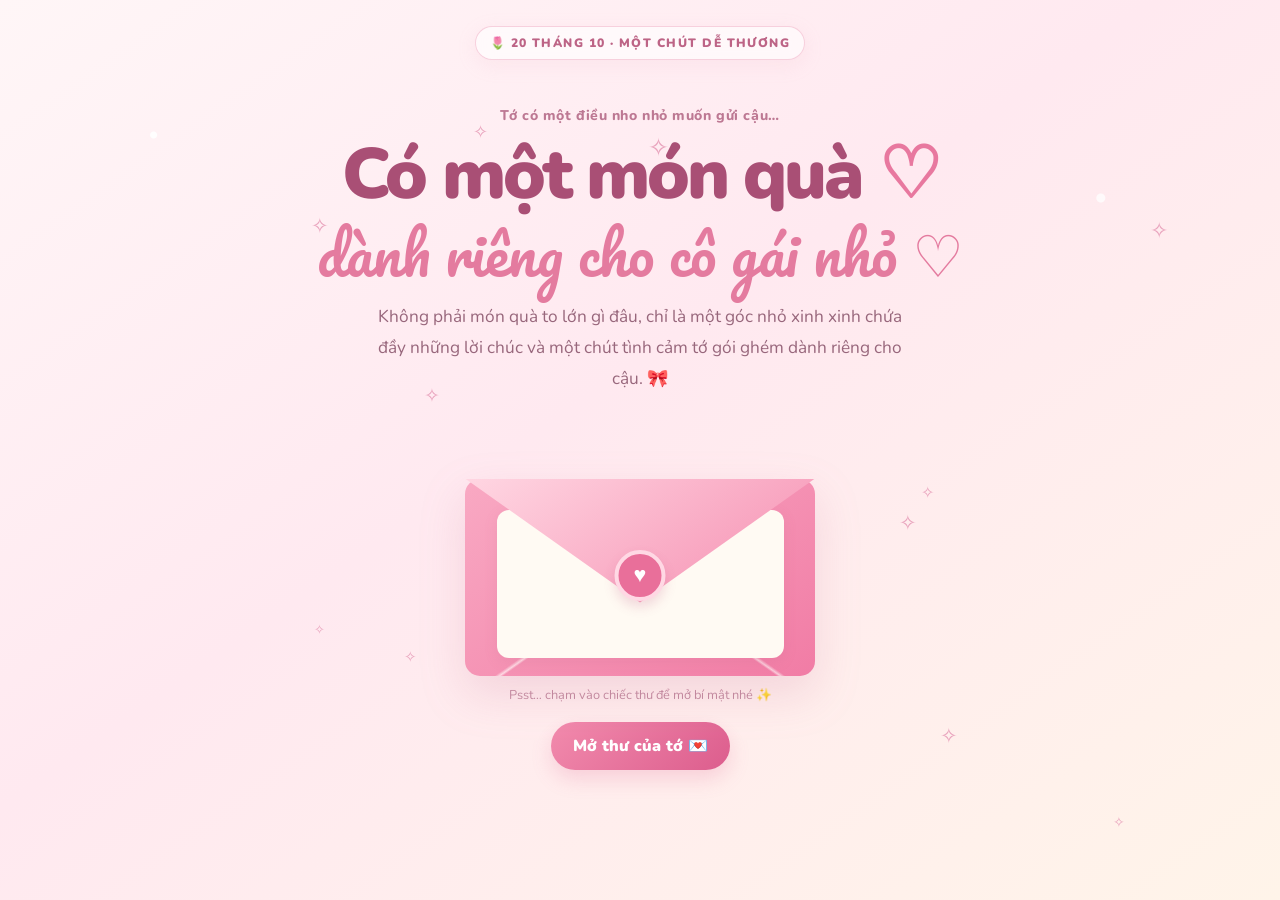
<file: index.html>
<!DOCTYPE html>
<html lang="vi">
<head>
  <meta charset="UTF-8" />
  <meta name="viewport" content="width=device-width, initial-scale=1.0" />
  <meta name="theme-color" content="#fff1f5" />
  <meta name="description" content="Một món quà nhỏ xinh dành riêng cho ngày 20/10." />
  <title>Một món quà nhỏ dành cho cậu ♡</title>
  <link rel="preconnect" href="https://fonts.googleapis.com">
  <link rel="preconnect" href="https://fonts.gstatic.com" crossorigin>
  <link href="https://fonts.googleapis.com/css2?family=Nunito:wght@400;500;600;700;800;900&family=Pacifico&display=swap" rel="stylesheet">
  <link rel="stylesheet" href="assets/css/style.css" />
</head>
<body>
  <div class="decor-layer" id="decorLayer" aria-hidden="true"></div>

  <main class="page">
    <div class="topline"><span class="pill">🌷 20 THÁNG 10 · MỘT CHÚT DỄ THƯƠNG</span></div>

    <section id="welcomeScreen" class="screen active" aria-labelledby="mainTitle">
      <header class="hero">
        <p class="eyebrow">Tớ có một điều nho nhỏ muốn gửi cậu…</p>
        <h1 id="mainTitle">Có một món quà <span class="tiny-heart">♡</span><span class="script" id="heroName">dành riêng cho cậu</span></h1>
        <p class="hero-copy">Không phải món quà to lớn gì đâu, chỉ là một góc nhỏ xinh xinh chứa đầy những lời chúc và một chút tình cảm tớ gói ghém dành riêng cho cậu. 🎀</p>
      </header>

      <div class="envelope-wrap">
        <button class="envelope-button" id="envelopeButton" aria-label="Mở phong bì">
          <span class="envelope-base"></span>
          <span class="envelope-letter">Gửi cậu, bằng tất cả sự dịu dàng ♡</span>
          <span class="envelope-flap"></span>
          <span class="envelope-seal">♥</span>
        </button>
      </div>
      <p class="tap-note">Psst… chạm vào chiếc thư để mở bí mật nhé ✨</p>
      <div class="center-actions"><button class="primary-btn" id="openLetterButton">Mở thư của tớ 💌</button></div>
    </section>

    <section id="letterScreen" class="screen" aria-labelledby="letterTitle">
      <article class="letter-card">
        <header class="letter-top">
          <div class="mini-label">♡ Một bức thư nhỏ xíu ♡</div>
          <h2 id="letterTitle">Gửi cậu, cô gái đặc biệt</h2>
        </header>
        <div class="letter-body" id="letterBody">
          <p>Hé lô cô gái nhỏ! 🌷</p>
          <p>Nhân ngày 20/10, tớ chúc cậu lúc nào cũng vui vẻ, xinh xắn theo cách riêng của mình và luôn được yêu thương thật nhiều. Mong những điều dịu dàng nhất sẽ tìm đến cậu, kể cả trong những ngày cậu cảm thấy mệt mỏi nhất.</p>
          <p>Mong cậu luôn có đủ dũng khí để làm điều mình thích, đủ bình yên để ngủ ngon mỗi tối và có thật nhiều lý do để cười. Nếu hôm nay chưa ai nói với cậu điều này, thì để tớ nói nhé: <strong>cậu rất đáng quý và xứng đáng với những điều tốt đẹp.</strong> 💗</p>
          <p>Cảm ơn cậu vì đã xuất hiện và khiến thế giới của ai đó trở nên dễ thương hơn một chút. Chúc nàng thơ của hôm nay có một ngày 20/10 ngọt ngào như kẹo bông, ấm áp như nắng sớm và lấp lánh như những vì sao.</p>
          <p>À, đọc đến đây thì nhớ cười một cái nha. Cười lên trông cậu đáng yêu lắm đó! 🐰</p>
        </div>
        <div class="signature" id="signature">Từ một người muốn cậu luôn vui ♡</div>
      </article>

      <section aria-labelledby="memoriesTitle">
        <div class="section-heading">
          <div class="kicker">little things, lots of love</div>
          <h2 id="memoriesTitle">Một chiếc góc nhỏ xinh 🌸</h2>
          <p>Gửi cậu một chút hoa, một chút mềm mại và một lời nhắc rằng hôm nay cậu chính là nhân vật chính.</p>
        </div>
        <div class="memory-grid" id="memoryGrid" aria-live="polite"></div>
      </section>

      <section class="gift-panel">
        <span class="gift-emoji" aria-hidden="true">🎁</span>
        <h3>Ơ khoan, vẫn còn một món quà!</h3>
        <p>Tớ giấu một lời chúc cuối ở bên trong chiếc hộp này. Mở ra xem nha, nhưng phải hứa là sẽ cười đó! 🎀</p>
        <button class="primary-btn" id="openGiftButton">Mở món quà bí mật ✨</button>
      </section>
      <div class="center-actions"><button class="secondary-btn" id="backButton">↶ Đọc lại từ đầu</button></div>
      <footer class="footer-note"><span class="big-heart">♡</span>Được làm bằng một chút HTML, một chút phép màu và rất nhiều sự dễ thương.<br>Chúc cậu một ngày 20/10 thật là vui! 🌷</footer>
      <a class="photo-editor-footer" href="photos.html">Chỉnh ảnh ♡</a>
    </section>
  </main>

  <div class="modal gift-modal" id="giftModal" role="dialog" aria-modal="true" aria-labelledby="giftTitle" aria-hidden="true">
    <div class="modal-card gift-modal-card">
      <button class="close-modal" id="closeGiftButton" aria-label="Đóng món quà">×</button>
      <div class="gift-eyebrow">MỘT BÓ HOA DÀNH RIÊNG CHO CẬU ✿</div>
      <div class="bouquet-scene" id="bouquetScene" aria-label="Bó hoa và những bức ảnh dễ thương">
        <img class="bouquet-art" src="assets/images/bouquet-wrap.png" alt="Bó hoa hồng phấn nhiều lớp cánh, lá xanh và giấy gói satin thắt nơ" />
        <span class="bouquet-glint" aria-hidden="true"></span>
        <div class="bouquet-photo-fan" id="bouquetPhotoFan" aria-label="Những bức ảnh của cô gái nhỏ"></div>
        <img class="bouquet-paper-front" src="assets/images/bouquet-paper-front.png" alt="" aria-hidden="true" />
        <span class="bouquet-petal petal-a" aria-hidden="true">🌸</span>
        <span class="bouquet-petal petal-b" aria-hidden="true">🌸</span>
        <span class="bouquet-petal petal-c" aria-hidden="true">🌸</span>
        <span class="bouquet-petal petal-d" aria-hidden="true">🌸</span>
        <span class="bouquet-petal petal-e" aria-hidden="true">🌸</span>
        <span class="scene-sparkle sparkle-one" aria-hidden="true">✨</span>
        <span class="scene-sparkle sparkle-two" aria-hidden="true">✨</span>
        <span class="scene-sparkle sparkle-three" aria-hidden="true">✨</span>
      </div>
      <div class="gift-copy" id="giftCopy">
        <h2 id="giftTitle">Chúc mừng ngày của cậu!</h2>
        <p id="giftMessage">Chúc cô gái nhỏ luôn được nâng niu, luôn gặp người tử tế, luôn có đủ bình yên trong lòng và có thật nhiều ngày hạnh phúc. Mong nụ cười của cậu sẽ ở lại thật lâu. Cậu xứng đáng với mọi điều dịu dàng nhất trên thế giới này. 💖</p>
        <button class="primary-btn" id="finalButton">Cất lời chúc này vào tim ♡</button>
      </div>
    </div>
  </div>

  <script src="assets/js/script.js" defer></script>
</body>
</html>
</file>
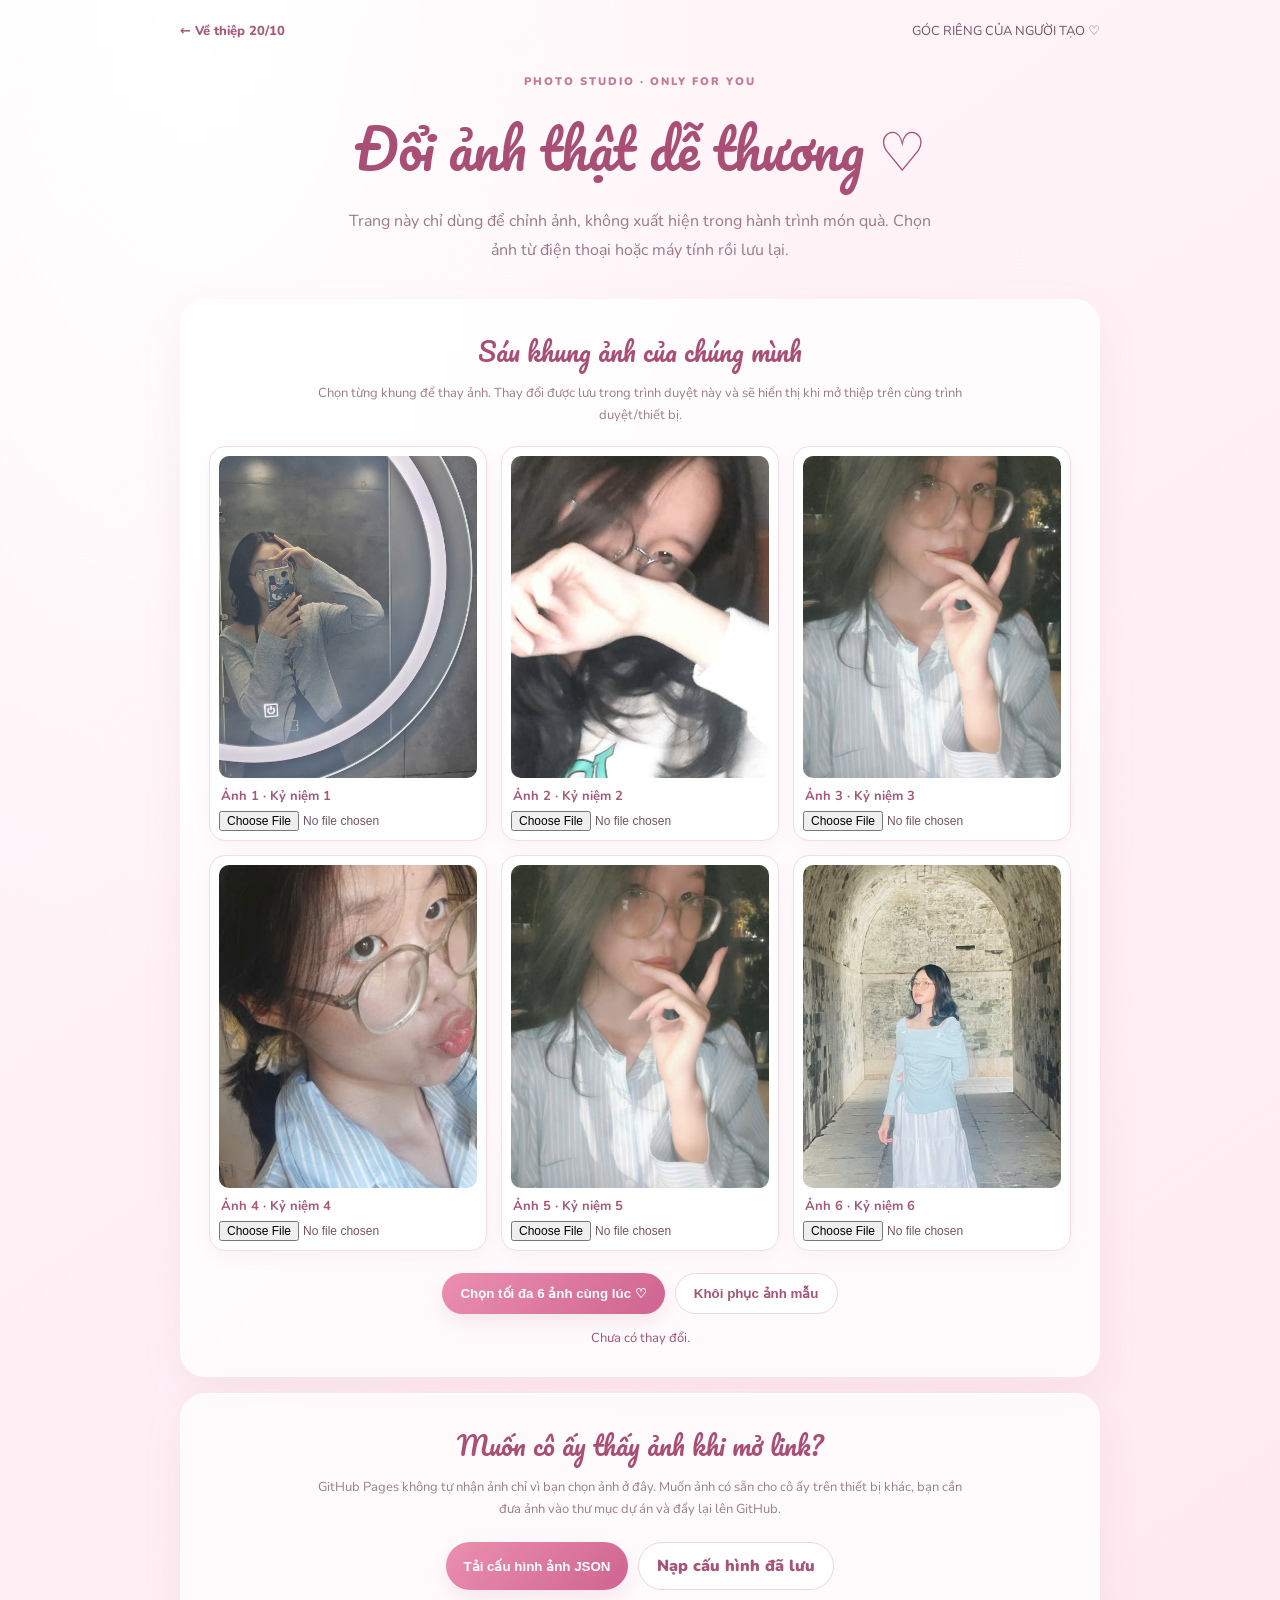
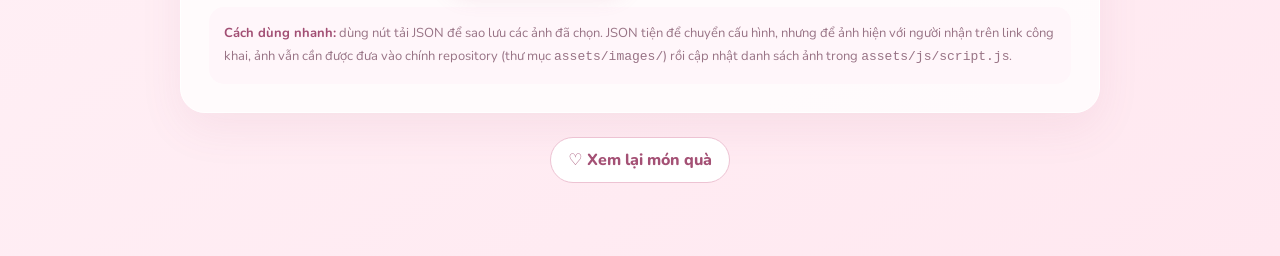
<file: photos.html>
<!doctype html>
<html lang="vi"><head><meta charset="utf-8"><meta name="viewport" content="width=device-width,initial-scale=1"><meta name="theme-color" content="#fff0f6"><title>Góc chỉnh ảnh riêng ♡</title><link rel="preconnect" href="https://fonts.googleapis.com"><link href="https://fonts.googleapis.com/css2?family=Nunito:wght@400;600;700;800;900&family=Pacifico&display=swap" rel="stylesheet"><style>
:root{--pink:#d86e98;--deep:#a94f75;--ink:#765365;--line:#f2d4e0}*{box-sizing:border-box}body{margin:0;background:radial-gradient(ellipse at 15% 0%,#fff 0,transparent 38%),linear-gradient(145deg,#fff8fb,#ffe8f0);font-family:Nunito,system-ui,sans-serif;color:var(--ink)}.wrap{width:min(100% - 28px,920px);margin:auto;padding:22px 0 50px}.nav{display:flex;justify-content:space-between;align-items:center;gap:10px;font-size:13px}.link{color:#a65b7a;text-decoration:none;font-weight:800}.hero{text-align:center;padding:34px 0 18px}.eyebrow{letter-spacing:.18em;font-size:11px;font-weight:900;color:#c57a97}.hero h1{font:clamp(34px,7vw,54px) Pacifico,cursive;color:var(--deep);margin:12px 0}.hero p{max-width:600px;margin:auto;line-height:1.8;color:#9b7888}.panel{background:#ffffffc9;border:1px solid white;border-radius:25px;padding:clamp(15px,4vw,28px);box-shadow:0 16px 44px #a84d7114;margin:16px 0}.panel h2{font:26px Pacifico,cursive;color:var(--deep);text-align:center;margin:0 0 8px}.help{text-align:center;font-size:13px;line-height:1.7;color:#9c7c8a;margin:0 auto 20px;max-width:650px}.grid{display:grid;grid-template-columns:repeat(3,minmax(0,1fr));gap:14px}.slot{min-width:0;background:#fff;border:1px solid #f7dce6;border-radius:16px;padding:9px;box-shadow:0 7px 18px #a84d710d}.slot img{display:block;width:100%;aspect-ratio:4/5;object-fit:cover;border-radius:10px;background:#fff0f5}.slot h3{font-size:13px;margin:9px 2px 6px;color:#a65778}.slot input{display:block;width:100%;font-size:12px}.actions{display:flex;justify-content:center;gap:10px;flex-wrap:wrap;margin-top:22px}.btn{border:0;border-radius:999px;padding:12px 18px;background:linear-gradient(135deg,#eb8fb0,#cf6490);color:#fff;font-weight:900;cursor:pointer;box-shadow:0 8px 20px #cb6a9025}.btn.alt{background:#fff;color:#a75478;border:1px solid var(--line);box-shadow:none}.status{text-align:center;font-size:13px;min-height:1.5em;color:#a35177;margin:15px 0 0}.tip{background:#fff6fa;border-radius:15px;padding:15px;line-height:1.75;font-size:13px;color:#987385;margin-top:17px}.tip strong{color:#a14e73}.back{text-align:center;margin:24px}.back a{display:inline-block;border-radius:999px;border:1px solid #edc3d3;background:#fff;padding:11px 17px;color:#a45175;text-decoration:none;font-weight:800}.hidden{display:none}@media(max-width:620px){.grid{grid-template-columns:repeat(2,minmax(0,1fr));gap:9px}.slot{padding:7px}.hero{padding-top:24px}.panel{border-radius:20px}.actions{display:grid;grid-template-columns:1fr}.btn{width:100%}}@media(prefers-reduced-motion:reduce){*{scroll-behavior:auto!important}}
</style></head><body><main class="wrap"><nav class="nav"><a class="link" href="index.html">← Về thiệp 20/10</a><span>GÓC RIÊNG CỦA NGƯỜI TẠO ♡</span></nav><header class="hero"><div class="eyebrow">PHOTO STUDIO · ONLY FOR YOU</div><h1>Đổi ảnh thật dễ thương ♡</h1><p>Trang này chỉ dùng để chỉnh ảnh, không xuất hiện trong hành trình món quà. Chọn ảnh từ điện thoại hoặc máy tính rồi lưu lại.</p></header><section class="panel"><h2>Sáu khung ảnh của chúng mình</h2><p class="help">Chọn từng khung để thay ảnh. Thay đổi được lưu trong trình duyệt này và sẽ hiển thị khi mở thiệp trên cùng trình duyệt/thiết bị.</p><div class="grid" id="grid"></div><div class="actions"><button class="btn" id="chooseAll">Chọn tối đa 6 ảnh cùng lúc ♡</button><button class="btn alt" id="reset">Khôi phục ảnh mẫu</button><input id="all" type="file" accept="image/*" multiple class="hidden"></div><p class="status" id="status" aria-live="polite">Chưa có thay đổi.</p></section><section class="panel"><h2>Muốn cô ấy thấy ảnh khi mở link?</h2><p class="help">GitHub Pages không tự nhận ảnh chỉ vì bạn chọn ảnh ở đây. Muốn ảnh có sẵn cho cô ấy trên thiết bị khác, bạn cần đưa ảnh vào thư mục dự án và đẩy lại lên GitHub.</p><div class="actions"><button class="btn" id="export">Tải cấu hình ảnh JSON</button><label class="btn alt" for="import">Nạp cấu hình đã lưu</label><input id="import" type="file" accept="application/json,.json" class="hidden"></div><div class="tip"><strong>Cách dùng nhanh:</strong> dùng nút tải JSON để sao lưu các ảnh đã chọn. JSON tiện để chuyển cấu hình, nhưng để ảnh hiện với người nhận trên link công khai, ảnh vẫn cần được đưa vào chính repository (thư mục <code>assets/images/</code>) rồi cập nhật danh sách ảnh trong <code>assets/js/script.js</code>.</div></section><div class="back"><a href="index.html">♡ Xem lại món quà</a></div></main><script>
const KEY='cute20Photos-v2';const DEFAULT=[{src:'assets/images/anh1.jpg',alt:'\u1EA2nh k\u1EF7 ni\u1EC7m 1',title:'K\u1EF7 ni\u1EC7m 1',caption:'M\u1ED9t kho\u1EA3nh kh\u1EAFc d\u1EC5 th\u01B0\u01A1ng \u2661'},{src:'assets/images/anh2.jpg',alt:'\u1EA2nh k\u1EF7 ni\u1EC7m 2',title:'K\u1EF7 ni\u1EC7m 2',caption:'M\u1ED9t kho\u1EA3nh kh\u1EAFc d\u1EC5 th\u01B0\u01A1ng \u2661'},{src:'assets/images/anh3.jpg',alt:'\u1EA2nh k\u1EF7 ni\u1EC7m 3',title:'K\u1EF7 ni\u1EC7m 3',caption:'M\u1ED9t kho\u1EA3nh kh\u1EAFc d\u1EC5 th\u01B0\u01A1ng \u2661'},{src:'assets/images/anh5.jpg',alt:'\u1EA2nh k\u1EF7 ni\u1EC7m 4',title:'K\u1EF7 ni\u1EC7m 4',caption:'M\u1ED9t kho\u1EA3nh kh\u1EAFc d\u1EC5 th\u01B0\u01A1ng \u2661'},{src:'assets/images/anh7.jpg',alt:'\u1EA2nh k\u1EF7 ni\u1EC7m 5',title:'K\u1EF7 ni\u1EC7m 5',caption:'M\u1ED9t kho\u1EA3nh kh\u1EAFc d\u1EC5 th\u01B0\u01A1ng \u2661'},{src:'assets/images/anh8.jpg',alt:'\u1EA2nh k\u1EF7 ni\u1EC7m 6',title:'K\u1EF7 ni\u1EC7m 6',caption:'M\u1ED9t kho\u1EA3nh kh\u1EAFc d\u1EC5 th\u01B0\u01A1ng \u2661'}];let photos=(()=>{try{const p=JSON.parse(localStorage.getItem(KEY)||'null');return Array.isArray(p)&&p.length?p:DEFAULT.map(x=>({...x}))}catch{return DEFAULT.map(x=>({...x}))}})();const $=id=>document.getElementById(id);function save(){try{localStorage.setItem(KEY,JSON.stringify(photos));$('status').textContent='Đã lưu! Mở index.html trên cùng trình duyệt để xem ảnh mới. ♡'}catch{$('status').textContent='Ảnh quá lớn để lưu vào trình duyệt. Hãy chọn ảnh nhỏ hơn hoặc tải JSON để sao lưu.'}}function render(){$('grid').innerHTML='';photos.forEach((p,i)=>{const card=document.createElement('article');card.className='slot';const img=document.createElement('img');img.src=p.src;img.alt=p.alt||p.title||`Ảnh ${i+1}`;const title=document.createElement('h3');title.textContent=`Ảnh ${i+1} · ${p.title||'Kỷ niệm'}`;const input=document.createElement('input');input.type='file';input.accept='image/*';input.setAttribute('aria-label',`Thay ảnh ${i+1}`);input.addEventListener('change',()=>{if(input.files[0])readFiles([input.files[0]],i)});card.append(img,title,input);$('grid').append(card)})}function readFiles(list,start=0){const files=[...list].filter(f=>f.type.startsWith('image/')).slice(0,6-start);if(!files.length)return;let done=0;files.forEach((file,j)=>{const reader=new FileReader();reader.onload=()=>{const image=new Image();image.onload=()=>{const canvas=document.createElement('canvas');const scale=Math.min(1,1200/Math.max(image.width,image.height));canvas.width=Math.round(image.width*scale);canvas.height=Math.round(image.height*scale);canvas.getContext('2d').drawImage(image,0,0,canvas.width,canvas.height);const data=canvas.toDataURL('image/jpeg',.82);const name=file.name.replace(/\.[^.]+$/,'').replace(/[-_]/g,' ');photos[start+j]={src:data,alt:name,title:name,caption:'Một kỷ niệm dễ thương ♡'};done++;if(done===files.length){save();render()}};image.onerror=()=>{$('status').textContent='Không đọc được ảnh này, hãy thử ảnh khác.'};image.src=reader.result};reader.readAsDataURL(file)})}$('chooseAll').onclick=()=>$('all').click();$('all').onchange=e=>{readFiles(e.target.files,0);e.target.value=''};$('reset').onclick=()=>{photos=DEFAULT.map(x=>({...x}));save();render()};$('export').onclick=()=>{const blob=new Blob([JSON.stringify(photos,null,2)],{type:'application/json'});const a=document.createElement('a');a.href=URL.createObjectURL(blob);a.download='anh-thiep-20-10.json';a.click();URL.revokeObjectURL(a.href)};$('import').onchange=e=>{const f=e.target.files[0];if(!f)return;const r=new FileReader();r.onload=()=>{try{const data=JSON.parse(r.result);if(!Array.isArray(data)||!data.length)throw Error();photos=data.slice(0,6);while(photos.length<6)photos.push({...DEFAULT[photos.length]});save();render()}catch{$('status').textContent='File JSON không hợp lệ.'}};r.readAsText(f);e.target.value=''};render();
</script></body></html>
</file>
<file: assets/css/style.css>
:root {
      --pink: #f49ab7;
      --hot-pink: #e96d9b;
      --rose: #c84d7a;
      --soft-pink: #ffe3ec;
      --cream: #fffaf4;
      --ink: #6f4055;
      --muted: #a77c8d;
      --lilac: #eee7ff;
      --shadow: 0 22px 70px rgba(190, 97, 133, .16);
    }
    * { box-sizing: border-box; }
    html { scroll-behavior: smooth; }
    body {
      margin: 0;
      min-height: 100vh;
      overflow-x: hidden;
      color: var(--ink);
      font-family: 'Nunito', sans-serif;
      background:
        radial-gradient(circle at 12% 15%, rgba(255,255,255,.95) 0 3px, transparent 4px),
        radial-gradient(circle at 86% 22%, rgba(255,255,255,.75) 0 4px, transparent 5px),
        linear-gradient(145deg, #fff6f7 0%, #ffe9f0 45%, #fff4e9 100%);
      background-attachment: fixed;
    }
    button { font: inherit; }
    button:focus-visible { outline: 3px solid #d75a8a; outline-offset: 4px; }
    .decor-layer { position: fixed; inset: 0; overflow: hidden; pointer-events: none; z-index: 0; }
    .floaty { position: absolute; bottom: -60px; opacity: .62; animation: floatUp linear infinite; filter: drop-shadow(0 4px 5px rgba(225, 111, 153, .12)); }
    @keyframes floatUp { from { transform: translate3d(0,0,0) rotate(0); opacity: 0; } 12% { opacity: .7; } to { transform: translate3d(35px,-115vh,0) rotate(35deg); opacity: 0; } }
    .sparkle { position: absolute; color: #e9a3bd; animation: twinkle 2.8s ease-in-out infinite; }
    @keyframes twinkle { 0%,100% { opacity:.25; transform:scale(.8) rotate(0); } 50% { opacity:.85; transform:scale(1.18) rotate(18deg); } }
    .page { position: relative; z-index: 1; width: min(100% - 30px, 980px); margin: 0 auto; padding: 24px 0 42px; }
    .topline { display:flex; justify-content:center; margin: 2px 0 18px; }
    .pill { display:inline-flex; gap:8px; align-items:center; padding:8px 14px; border:1px solid rgba(232,131,167,.35); background:rgba(255,255,255,.63); backdrop-filter: blur(10px); border-radius:999px; font-size:.76rem; font-weight:900; letter-spacing:.12em; color:#bd6486; box-shadow:0 5px 20px #e9a4bd22; }
    .hero { text-align:center; padding: clamp(10px, 3vw, 28px) 12px 16px; }
    .eyebrow { margin:0 0 10px; font-size:.88rem; color:#bd7893; font-weight:800; letter-spacing:.04em; }
    h1 { margin:0; font-size:clamp(2rem, 6.7vw, 4.45rem); letter-spacing:-.045em; line-height:1.12; color:#a94f75; font-weight:900; }
    .script { display:block; margin-top:6px; color:#e47b9f; font-family:'Pacifico', cursive; font-weight:400; letter-spacing:0; font-size:clamp(2rem, 6vw, 3.6rem); }
    .hero-copy { max-width:530px; margin:16px auto 20px; color:#98677c; font-size:clamp(.97rem, 2.5vw, 1.08rem); line-height:1.8; }
    .tiny-heart { display:inline-block; color:#e8789f; animation: heartbeat 1.45s ease-in-out infinite; }
    @keyframes heartbeat { 0%,100% { transform:scale(1); } 15% { transform:scale(1.18); } 30% { transform:scale(1); } 45% { transform:scale(1.12); } }
    .envelope-wrap { display:flex; justify-content:center; padding:15px 0 10px; perspective:1000px; }
    .envelope-button { position:relative; width:min(82vw, 350px); height:230px; border:0; background:transparent; cursor:pointer; -webkit-tap-highlight-color:transparent; filter:drop-shadow(0 18px 22px rgba(192,94,130,.17)); transition:transform .3s ease; }
    .envelope-button:hover { transform:translateY(-5px) rotate(-1deg); }
    .envelope-base { position:absolute; inset:33px 0 0; border-radius:15px; background:linear-gradient(145deg,#f9a9c3,#f17ca5); overflow:hidden; }
    .envelope-base::before { content:""; position:absolute; inset:0; background:linear-gradient(35deg,transparent 49.4%,#fbd3df 50%,transparent 50.8%),linear-gradient(-35deg,transparent 49.4%,#ffe1e9 50%,transparent 50.8%); opacity:.9; }
    .envelope-flap { position:absolute; z-index:4; top:33px; left:0; width:100%; height:124px; clip-path:polygon(0 0,100% 0,50% 100%); background:linear-gradient(145deg,#ffd6e2,#f58db0); transform-origin:top; transition:transform .75s cubic-bezier(.2,.8,.2,1), z-index .1s .25s; }
    .envelope-letter { position:absolute; z-index:2; left:9%; right:9%; bottom:18px; height:148px; border-radius:12px; background:#fffaf3; box-shadow:0 4px 14px #bd5c8220; transition:transform .8s cubic-bezier(.2,.8,.2,1), color .18s .32s; padding-top:22px; color:transparent; font-family:'Pacifico',cursive; font-size:1.45rem; }
    .envelope-seal { position:absolute; z-index:5; left:50%; top:104px; transform:translateX(-50%); width:51px; height:51px; display:grid; place-items:center; border-radius:50%; color:#fff; background:#e96f9a; border:4px solid #ffd8e4; box-shadow:0 6px 12px #b84e772f; font-size:1.35rem; transition:opacity .25s,transform .4s; }
    .envelope-hint { display:block; margin-top:14px; font-size:.88rem; font-weight:800; color:#b86f8a; }
    .envelope-button.open .envelope-flap { transform:rotateX(180deg); z-index:1; }
    .envelope-button.open .envelope-letter { transform:translateY(-72px); color:#d46e96; }
    .envelope-button.open .envelope-seal { opacity:0; transform:translateX(-50%) scale(.4) rotate(-25deg); }
    .tap-note { color:#c38ca1; text-align:center; font-size:.8rem; margin:0 auto 12px; }
    .primary-btn, .secondary-btn { border:0; border-radius:999px; padding:13px 22px; font-weight:900; cursor:pointer; transition:transform .2s,box-shadow .2s,background .2s; }
    .primary-btn { color:white; background:linear-gradient(135deg,#f28bad,#dc5d8d); box-shadow:0 9px 20px #dc5d8d35; }
    .primary-btn:hover { transform:translateY(-2px); box-shadow:0 13px 25px #dc5d8d45; }
    .secondary-btn { color:#bc6484; background:#fff; border:1px solid #f8ccda; }
    .secondary-btn:hover { background:#fff4f7; transform:translateY(-2px); }
    .center-actions { display:flex; justify-content:center; gap:10px; flex-wrap:wrap; margin-top:18px; }
    .screen { display:none; animation:appear .7s ease both; }
    .screen.active { display:block; }
    @keyframes appear { from { opacity:0; transform:translateY(15px) scale(.99); } to { opacity:1; transform:translateY(0) scale(1); } }
    .letter-card { position:relative; max-width:780px; margin:18px auto 28px; padding:clamp(22px,5vw,48px); border:1px solid #fff; border-radius:27px; background:rgba(255,252,247,.89); box-shadow:var(--shadow); overflow:hidden; }
    .letter-card::before,.letter-card::after { content:'✿'; position:absolute; color:#f2b2c8; font-size:2.1rem; opacity:.7; }
    .letter-card::before { top:17px; right:23px; transform:rotate(18deg); }
    .letter-card::after { bottom:15px; left:22px; font-size:1.7rem; }
    .letter-top { text-align:center; border-bottom:1px dashed #edc0d0; padding:0 0 21px; margin-bottom:24px; }
    .letter-top .mini-label { color:#c8849e; font-size:.78rem; text-transform:uppercase; letter-spacing:.16em; font-weight:900; }
    .letter-top h2 { margin:9px 0 0; color:#b3537b; font-family:'Pacifico',cursive; font-size:clamp(1.65rem,4.5vw,2.65rem); font-weight:400; line-height:1.35; }
    .letter-body { max-width:650px; margin:auto; font-size:1.02rem; line-height:2; color:#795469; }
    .letter-body p { margin:0 0 15px; }
    .signature { margin-top:20px; text-align:right; font-family:'Pacifico',cursive; color:#cf6f94; font-size:1.45rem; }
    .section-heading { text-align:center; margin:34px 0 18px; }
    .section-heading .kicker { color:#c38199; font-size:.76rem; letter-spacing:.15em; text-transform:uppercase; font-weight:900; }
    .section-heading h2 { margin:8px 0; font-size:clamp(1.5rem,4vw,2.2rem); color:#a84f76; }
    .section-heading p { margin:0 auto; max-width:510px; color:#a27b8c; line-height:1.7; }
    .memory-grid { display:grid; grid-template-columns:repeat(3,minmax(0,1fr)); gap:17px; margin:22px 0 25px; }
    .memory { position:relative; padding:10px 10px 17px; border-radius:7px; background:#fffdf9; box-shadow:0 10px 30px #a64f7317; transform:rotate(var(--tilt)); transition:transform .3s,box-shadow .3s; border:1px solid #f8edf0; }
    .memory:hover { transform:translateY(-7px) rotate(0) scale(1.025); box-shadow:0 18px 35px #a64f7326; }
    .memory img { display:block; width:100%; height:clamp(135px,23vw,230px); object-fit:cover; border-radius:4px; background:linear-gradient(135deg,#ffe2eb,#f8ecff); }
    .memory .memory-title { margin:12px 2px 4px; font-weight:900; color:#a9587b; text-align:center; font-size:.94rem; }
    .memory .memory-caption { margin:0 3px; color:#af8b9b; font-size:.78rem; line-height:1.5; text-align:center; }
    .quote-strip { text-align:center; max-width:700px; margin:27px auto; padding:23px 20px; border-radius:22px; color:#a95b7c; background:linear-gradient(120deg,#fff3f7,#fffaf0); border:1px dashed #edb9cc; line-height:1.8; }
    .quote-strip strong { color:#cc6c91; }
    .gift-panel { text-align:center; margin:28px auto 10px; padding:30px 20px; max-width:700px; border-radius:25px; background:linear-gradient(135deg,rgba(255,255,255,.76),rgba(255,240,247,.9)); border:1px solid #fff; box-shadow:0 14px 38px #c8799820; }
    .gift-emoji { display:block; font-size:3.5rem; filter:drop-shadow(0 9px 9px #b55e7a20); animation:bob 2.4s ease-in-out infinite; }
    @keyframes bob { 0%,100%{transform:translateY(0) rotate(-3deg)} 50%{transform:translateY(-8px) rotate(3deg)} }
    .gift-panel h3 { margin:9px 0 7px; color:#aa5278; font-size:1.35rem; }
    .gift-panel p { margin:0 auto 17px; max-width:440px; color:#a27b8c; line-height:1.7; }
    .footer-note { padding:24px 8px 6px; text-align:center; color:#bc8aa0; font-size:.82rem; }
    .footer-note .big-heart { display:block; font-size:1.6rem; margin-bottom:7px; }
    .modal { position:fixed; inset:0; z-index:10; display:none; place-items:center; padding:18px; background:rgba(105,52,76,.28); backdrop-filter:blur(8px); }
    .modal.show { display:grid; animation:fadeIn .25s ease; }
    @keyframes fadeIn { from{opacity:0} to{opacity:1} }
    .modal-card { position:relative; width:min(100%,520px); padding:35px 27px 29px; text-align:center; border-radius:30px; background:linear-gradient(145deg,#fffdf7,#fff0f6); border:3px solid #fff; box-shadow:0 25px 90px #7c3d5b35; animation:pop .45s cubic-bezier(.2,.8,.2,1) both; }
    @keyframes pop { from{transform:translateY(15px) scale(.88)} to{transform:translateY(0) scale(1)} }
    .close-modal { position:absolute; top:12px; right:14px; width:36px; height:36px; border:0; border-radius:50%; background:#ffe2eb; color:#b85b80; font-size:1.25rem; cursor:pointer; }
    .bouquet { font-size:clamp(3rem,12vw,5.2rem); line-height:1.25; margin:5px 0 15px; animation:bob 2s ease-in-out infinite; }
    .modal-card h2 { margin:0 0 10px; color:#ae527a; font-family:'Pacifico',cursive; font-weight:400; font-size:clamp(1.6rem,5vw,2.3rem); }
    .modal-card p { color:#91667b; line-height:1.85; margin:0 auto 20px; max-width:400px; }
    .confetti { position:fixed; z-index:20; top:-20px; pointer-events:none; font-size:20px; animation:confettiFall var(--duration,2.8s) linear forwards; }
    @keyframes confettiFall { to { transform:translate3d(var(--drift,0px),110vh,0) rotate(620deg); opacity:.15; } }
    .sr-only { position:absolute; width:1px; height:1px; padding:0; margin:-1px; overflow:hidden; clip:rect(0,0,0,0); white-space:nowrap; border:0; }
    @media (max-width:650px) {
      .page { width:min(100% - 22px, 540px); padding-top:16px; }
      .memory-grid { grid-template-columns:1fr; gap:20px; width:min(100%,360px); margin:22px auto; }
      .memory { transform:rotate(var(--tilt)); padding:10px 10px 15px; }
      .memory img { height:220px; }
      .letter-card { border-radius:22px; }
      .hero-copy { max-width:360px; }
      .envelope-button { height:218px; }
    }
    @media (prefers-reduced-motion: reduce) {
      *,*::before,*::after { scroll-behavior:auto !important; animation-duration:.01ms !important; animation-iteration-count:1 !important; transition-duration:.01ms !important; }
    }
.image-missing-note {
  min-height: 150px;
  display: grid;
  place-items: center;
  padding: 20px;
  text-align: center;
  color: #a9587b;
  background: linear-gradient(135deg, #ffe2eb, #f8ecff);
  border-radius: 4px;
  font-weight: 800;
  line-height: 1.6;
}

/* =========================================================
   MÓN QUÀ BÓ HOA + ALBUM ẢNH — bố cục thích ứng PC/điện thoại
   ========================================================= */
.modal.gift-modal {
  z-index: 50;
  overflow-y: auto;
  overscroll-behavior: contain;
  align-items: center;
  justify-items: center;
  padding: clamp(10px, 2.8vh, 28px) 12px;
  background:
    radial-gradient(circle at 18% 18%, rgba(255,255,255,.86), transparent 28%),
    radial-gradient(circle at 84% 76%, rgba(255,222,235,.7), transparent 35%),
    rgba(103, 49, 74, .48);
  -webkit-backdrop-filter: blur(9px);
  backdrop-filter: blur(9px);
}
.modal.gift-modal.show { display: grid; }
.gift-modal-card {
  width: min(100%, 700px);
  max-height: min(94vh, 900px);
  max-height: min(94dvh, 900px);
  overflow-y: auto;
  overscroll-behavior: contain;
  padding: clamp(27px, 3.8vw, 38px) clamp(16px, 4vw, 36px) clamp(22px, 3vw, 30px);
  border: 1px solid rgba(255,255,255,.96);
  border-radius: clamp(22px, 4vw, 34px);
  background:
    radial-gradient(circle at 10% 10%, rgba(255,255,255,.95), transparent 28%),
    linear-gradient(150deg, #fffdf8 0%, #fff2f7 52%, #fff9ed 100%);
  box-shadow: 0 28px 100px rgba(83, 35, 58, .32);
  scrollbar-width: thin;
  scrollbar-color: #efb2c8 transparent;
}
.gift-modal-card .close-modal {
  z-index: 10;
  position: absolute;
  top: 10px;
  right: 10px;
  float: none;
  margin: 0;
  width: 38px;
  height: 38px;
  display: grid;
  place-items: center;
  line-height: 1;
  background: rgba(255, 225, 236, .96);
  box-shadow: 0 4px 12px rgba(190, 81, 123, .12);
}
.gift-eyebrow {
  margin: 0 auto 2px;
  color: #c37a98;
  text-align: center;
  font-size: clamp(.66rem, 1.9vw, .78rem);
  line-height: 1.5;
  letter-spacing: .16em;
  font-weight: 900;
}
.bouquet-scene {
  position: relative;
  isolation: isolate;
  width: min(100%, 460px);
  aspect-ratio: 896 / 1200;
  margin: -1px auto -5px;
  overflow: visible;
}
.bouquet-scene::before {
  content: "";
  position: absolute;
  z-index: -1;
  inset: 4% 6% 8%;
  border-radius: 50%;
  background: radial-gradient(ellipse at 50% 45%, rgba(255, 196, 218, .6), rgba(255, 235, 242, .2) 50%, transparent 74%);
  filter: blur(16px);
  opacity: 0;
  transition: opacity .9s ease;
  pointer-events: none;
}
.gift-modal.show .bouquet-scene::before { opacity: 1; }
.bouquet-art {
  position: absolute;
  inset: 0;
  display: block;
  width: 100%;
  height: 100%;
  object-fit: contain;
  opacity: 0;
  transform: translate3d(0, 48px, 0) scale(.84) rotate(-3deg);
  transform-origin: 50% 90%;
  filter: drop-shadow(0 14px 18px rgba(149, 61, 94, .18));
  will-change: transform, opacity;
  backface-visibility: hidden;
}
.gift-modal.show .bouquet-art {
  animation: bouquetRise .95s cubic-bezier(.16,.82,.22,1) .12s both;
}
@keyframes bouquetRise {
  0% { opacity: 0; transform: translate3d(0, 48px, 0) scale(.84) rotate(-3deg); }
  72% { opacity: 1; transform: translate3d(0, -5px, 0) scale(1.015) rotate(1deg); }
  100% { opacity: 1; transform: translate3d(0, 0, 0) scale(1) rotate(0); }
}
.gift-modal.photos-ready .bouquet-art {
  opacity: 1;
  animation: bouquetSway 5.8s ease-in-out infinite, bouquetGlow 4.2s ease-in-out infinite;
}
@keyframes bouquetSway {
  0%, 100% { transform: translate3d(0, 0, 0) rotate(0deg) scale(1); }
  25% { transform: translate3d(-2px, -2px, 0) rotate(-.55deg) scale(1.004); }
  60% { transform: translate3d(2px, 1px, 0) rotate(.6deg) scale(1.006); }
}
@keyframes bouquetGlow {
  0%, 100% { filter: drop-shadow(0 14px 18px rgba(149, 61, 94, .18)) saturate(1); }
  50% { filter: drop-shadow(0 18px 22px rgba(149, 61, 94, .24)) saturate(1.06) brightness(1.025); }
}
.bouquet-glint {
  position: absolute;
  z-index: 7;
  top: 40%;
  bottom: 12%;
  left: -10%;
  width: 25%;
  opacity: 0;
  overflow: hidden;
  pointer-events: none;
  transform: translateX(0) rotate(24deg);
  background: linear-gradient(90deg, transparent, rgba(255,255,255,.58) 48%, rgba(255,255,255,.12) 68%, transparent);
  filter: blur(4px);
}
.gift-modal.photos-ready .bouquet-glint { animation: wrapGlint 6.8s ease-in-out 1.1s infinite; }
@keyframes wrapGlint {
  0%, 12% { opacity: 0; transform: translateX(0) rotate(24deg); }
  23% { opacity: .85; }
  47%, 100% { opacity: 0; transform: translateX(750%) rotate(24deg); }
}
.bouquet-photo-fan { position: absolute; z-index: 4; inset: 0; pointer-events: none; }
.bouquet-paper-front {
  position: absolute;
  z-index: 6;
  inset: 0;
  display: block;
  width: 100%;
  height: 100%;
  object-fit: contain;
  opacity: 0;
  transform: translate3d(0, 48px, 0) scale(.84) rotate(-3deg);
  transform-origin: 50% 90%;
  filter: drop-shadow(0 10px 14px rgba(133, 62, 83, .14));
  pointer-events: none;
  backface-visibility: hidden;
}
.gift-modal.show .bouquet-paper-front { animation: bouquetRise .95s cubic-bezier(.16,.82,.22,1) .12s both; }
.gift-modal.photos-ready .bouquet-paper-front {
  opacity: 1;
  animation: bouquetSway 6.4s ease-in-out infinite;
}
.bouquet-photo {
  --rotation: 0deg;
  --pop-y: 20px;
  position: absolute;
  margin: 0;
  width: 16%;
  padding: 3px 3px 9px;
  overflow: hidden;
  border: 1px solid rgba(255, 255, 255, .95);
  border-radius: 4px;
  background: linear-gradient(145deg, #fff 0%, #fff9f5 100%);
  opacity: 0;
  box-shadow: 0 5px 12px rgba(112, 57, 72, .24), 0 1px 3px rgba(112, 57, 72, .12);
  filter: blur(2px);
  transform: translate3d(0, var(--pop-y), 0) rotate(var(--rotation)) scale(.65);
  transform-origin: 50% 100%;
  backface-visibility: hidden;
  transition:
    opacity .48s ease,
    filter .48s ease,
    transform .68s cubic-bezier(.16,.82,.22,1);
  transition-delay: var(--delay, 0ms);
  will-change: transform, opacity;
  pointer-events: auto;
}
.bouquet-photo img {
  display: block;
  width: 100%;
  aspect-ratio: 4 / 5;
  object-fit: cover;
  object-position: center;
  border-radius: 2px;
  background: #fcebf0;
}
/* 3 ảnh hàng trên: Trái, Giữa, Phải - vòm thoáng nhẹ nhàng */
.bouquet-photo:nth-child(1) { left: 19.5%; top: 18%; --rotation: -8deg; --pop-y: 18px; --delay: 0ms; z-index: 2; }
.bouquet-photo:nth-child(2) { left: 42%; top: 12%; --rotation: 1deg; --pop-y: 22px; --delay: 100ms; z-index: 3; }
.bouquet-photo:nth-child(3) { left: 64.5%; top: 18%; --rotation: 8deg; --pop-y: 18px; --delay: 200ms; z-index: 2; }
/* 2 ảnh hàng giữa: Trái, Phải - nép bên hoa hồng */
.bouquet-photo:nth-child(4) { left: 13%; top: 31%; --rotation: -10deg; --pop-y: 20px; --delay: 300ms; z-index: 4; }
.bouquet-photo:nth-child(5) { left: 71%; top: 31%; --rotation: 11deg; --pop-y: 20px; --delay: 400ms; z-index: 4; }
/* 1 ảnh hàng trước: Trung tâm bó hoa nổi bật ngay trên nơ */
.bouquet-photo:nth-child(6) { left: 41.5%; top: 34%; width: 17%; --rotation: -2deg; --pop-y: 24px; --delay: 500ms; z-index: 5; }

.gift-modal.photos-ready .bouquet-photo {
  opacity: 1;
  filter: blur(0);
  transform: translate3d(0, 0, 0) rotate(var(--rotation)) scale(1);
}
.gift-modal.photos-ready .bouquet-photo:hover {
  transform: translateY(-8px) rotate(0deg) scale(1.12);
  filter: blur(0);
  box-shadow: 0 12px 24px rgba(112, 57, 72, .32), 0 2px 6px rgba(112, 57, 72, .16);
  z-index: 10;
}
.bouquet-petal {
  position: absolute;
  z-index: 9;
  pointer-events: none;
  color: #ee9ab7;
  opacity: 0;
  font-size: clamp(13px, 3.2vw, 21px);
  text-shadow: 0 3px 12px rgba(210, 94, 138, .22);
  transform: translate3d(0, 14px, 0) rotate(-24deg) scale(.65);
}
.gift-modal.photos-ready .bouquet-petal { animation: petalFloat 4.5s ease-in-out infinite; }
.petal-a { top: 32%; left: 0; --petal-turn: -26deg; animation-delay: .1s !important; }
.petal-b { top: 44%; right: 1%; color: #f1afc4; --petal-turn: 30deg; animation-delay: .8s !important; }
.petal-c { top: 17%; left: 14%; font-size: 13px; --petal-turn: 18deg; animation-delay: 1.35s !important; }
.petal-d { top: 24%; right: 13%; font-size: 15px; --petal-turn: -16deg; animation-delay: 1.8s !important; }
.petal-e { top: 58%; left: 8%; font-size: 12px; --petal-turn: 22deg; animation-delay: 2.2s !important; }
@keyframes petalFloat {
  0%, 100% { opacity: 0; transform: translate3d(0, 13px, 0) rotate(var(--petal-turn, -20deg)) scale(.68); }
  22%, 72% { opacity: .9; }
  50% { opacity: .75; transform: translate3d(6px, -15px, 0) rotate(calc(var(--petal-turn, -20deg) + 28deg)) scale(1); }
}
.gift-modal.photos-ready .scene-sparkle { animation: sceneSparkle 2.4s ease-in-out infinite; }

.gift-copy {
  max-width: 550px;
  margin: -2px auto 0;
  text-align: center;
  opacity: 0;
  transform: translateY(15px);
  transition: opacity .65s ease, transform .65s cubic-bezier(.16,.82,.22,1);
}
.gift-modal.message-ready .gift-copy { opacity: 1; transform: translateY(0); }
.gift-copy h2 {
  margin: 0 auto 11px;
  color: #ae527a;
  font-family: 'Pacifico', cursive;
  font-weight: 400;
  font-size: clamp(1.55rem, 4.6vw, 2.35rem);
  line-height: 1.3;
  overflow-wrap: anywhere;
}
.gift-copy p {
  max-width: 490px;
  margin: 0 auto 19px;
  color: #91667b;
  font-size: clamp(.92rem, 2.1vw, 1.02rem);
  line-height: 1.8;
  text-wrap: pretty;
}
.photo-editor-footer { display:block; width:max-content; margin:8px auto 0; color:#b58b9a; font-size:.72rem; text-decoration:none; opacity:.72; }
.photo-editor-footer:hover { text-decoration:underline; opacity:1; }
.gift-copy .primary-btn { max-width: 100%; white-space: normal; }
.scene-sparkle {
  position: absolute;
  z-index: 9;
  color: #e997b5;
  opacity: 0;
  pointer-events: none;
  text-shadow: 0 2px 9px rgba(224, 111, 153, .22);
}
.sparkle-one { top: 18%; left: 4%; font-size: clamp(14px, 4vw, 22px); animation-delay: .1s !important; }
.sparkle-two { top: 8%; right: 5%; font-size: clamp(17px, 4.2vw, 25px); animation-delay: .65s !important; }
.sparkle-three { top: 41%; right: 2%; font-size: clamp(15px, 3.6vw, 21px); animation-delay: 1.1s !important; }
@keyframes sceneSparkle {
  0%, 100% { opacity: 0; transform: translateY(5px) scale(.7) rotate(-10deg); }
  35%, 65% { opacity: .9; transform: translateY(-2px) scale(1.08) rotate(10deg); }
}
@media (min-width: 800px) {
  .bouquet-scene { width: min(100%, 480px); }
  .gift-modal-card { padding-left: 40px; padding-right: 40px; }
}
@media (max-width: 600px) {
  .modal.gift-modal { align-items: center; padding: 8px; }
  .gift-modal-card {
    width: 100%;
    max-height: 96vh;
    max-height: 96dvh;
    padding: 25px 12px 20px;
    border-width: 1px;
    border-radius: 24px;
  }
  .gift-modal-card .close-modal { top: 8px; right: 8px; margin: 0; width: 35px; height: 35px; }
  .gift-eyebrow { max-width: 80%; font-size: .64rem; letter-spacing: .12em; }
  .bouquet-scene { width: min(100%, 390px); aspect-ratio: 896 / 1200; margin-top: 2px; margin-bottom: -1px; }
  .gift-copy h2 { max-width: 95%; font-size: clamp(1.45rem, 6.2vw, 1.9rem); }
  .gift-copy p { font-size: .91rem; line-height: 1.7; margin-bottom: 15px; }
  .gift-copy .primary-btn { padding: 12px 16px; font-size: .9rem; }
}
@media (max-width: 360px) {
  .gift-modal-card { padding-left: 8px; padding-right: 8px; }
  .bouquet-scene { width: 100%; aspect-ratio: 896 / 1200; }
  .gift-eyebrow { font-size: .59rem; letter-spacing: .09em; }
}
@media (prefers-reduced-motion: reduce) {
  .bouquet-art, .bouquet-paper-front, .bouquet-photo, .gift-copy { transition-duration: .01ms !important; animation-duration: .01ms !important; animation-delay: 0ms !important; }
  .gift-modal.photos-ready .bouquet-glint { animation: none !important; opacity: 0; }
  .bouquet-scene::before { filter: none; transition: none; }
  .gift-modal.photos-ready .bouquet-art { animation: none !important; opacity: 1; }
  .gift-modal.photos-ready .bouquet-paper-front { animation: none !important; opacity: 1; }
}
</file>
